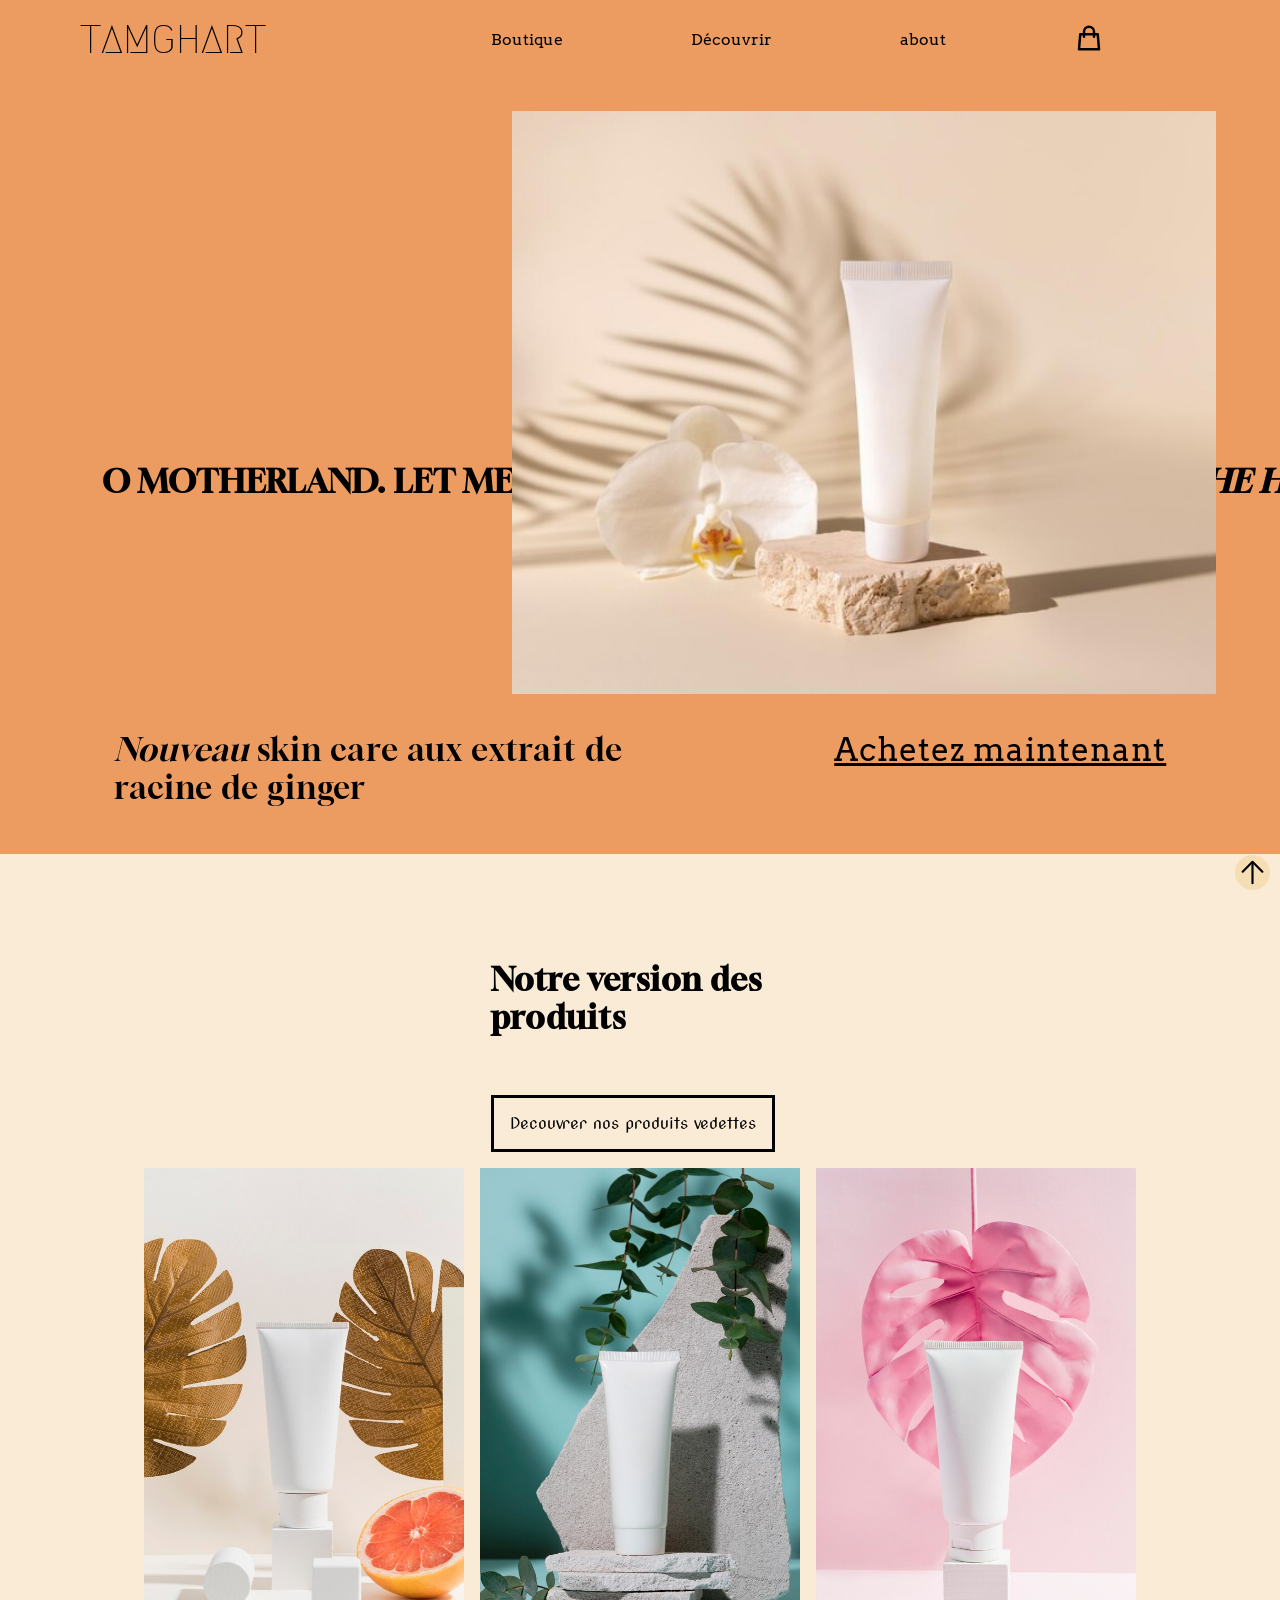
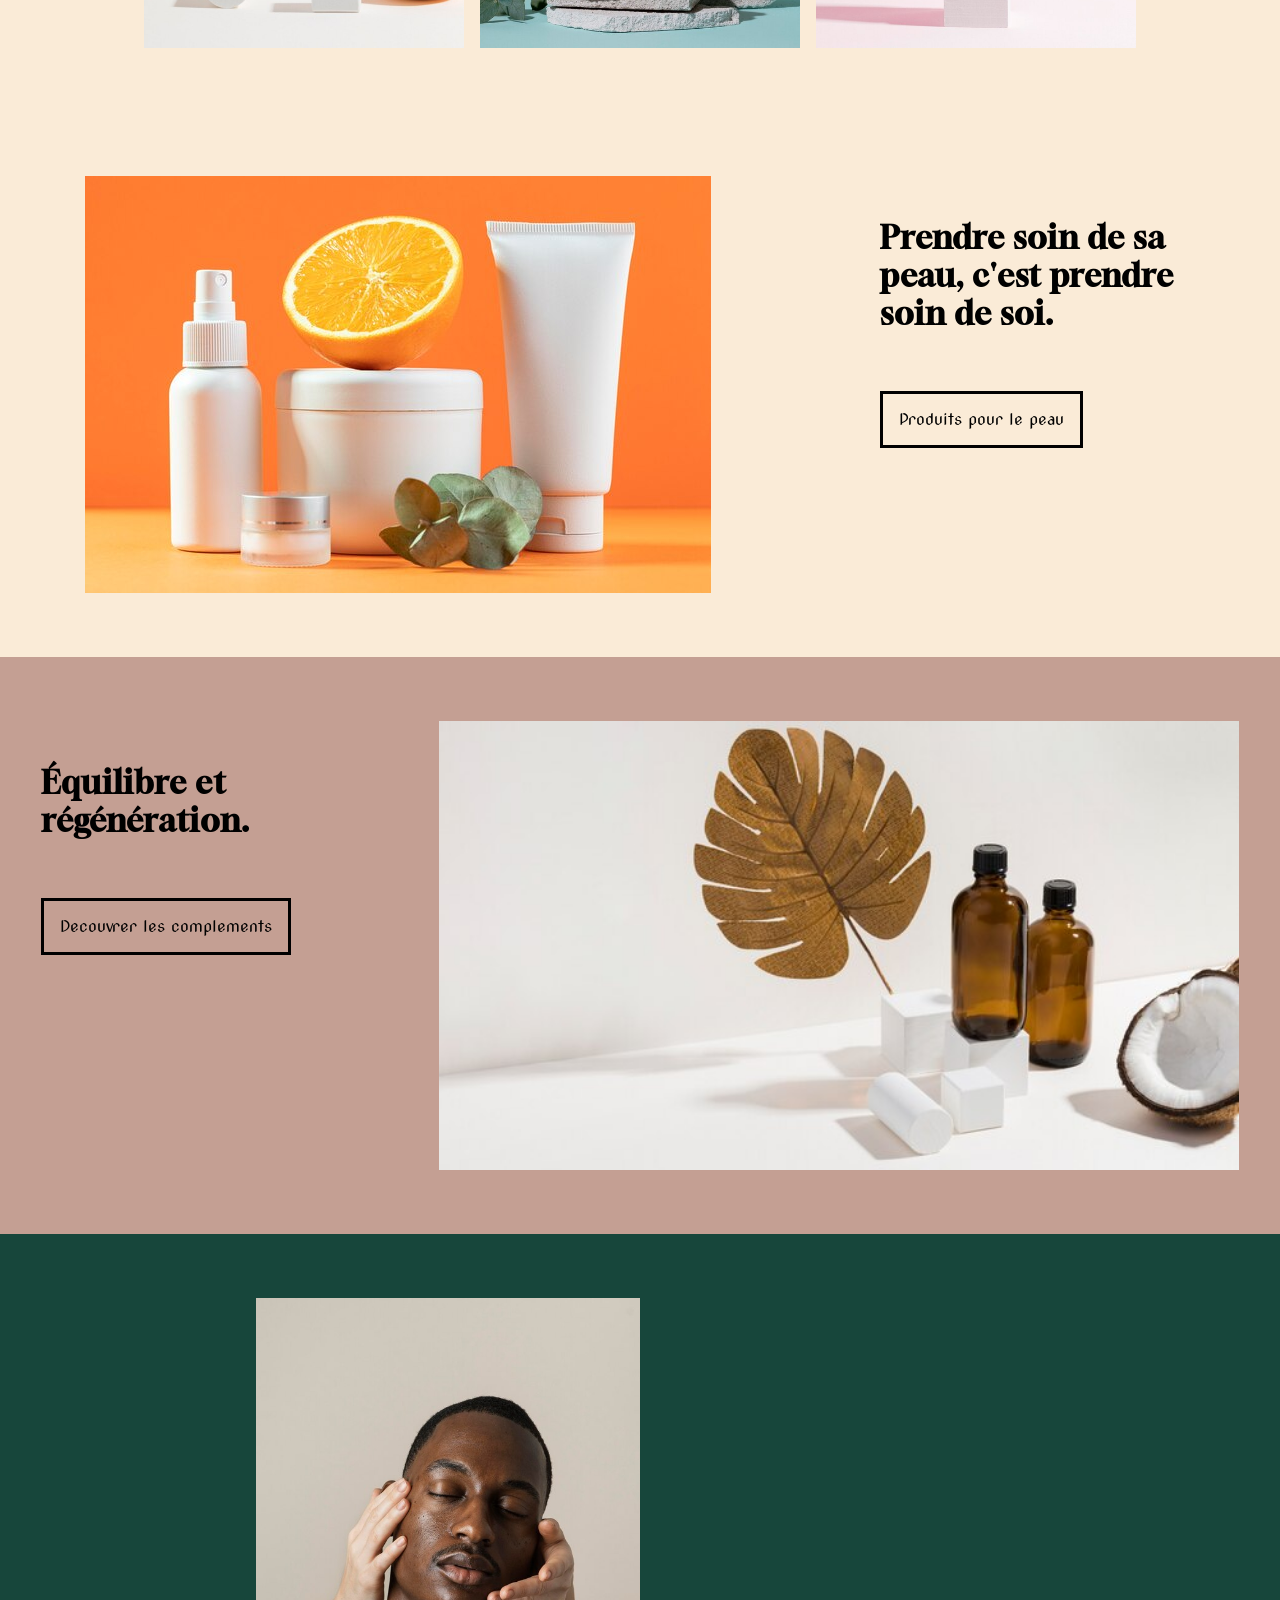
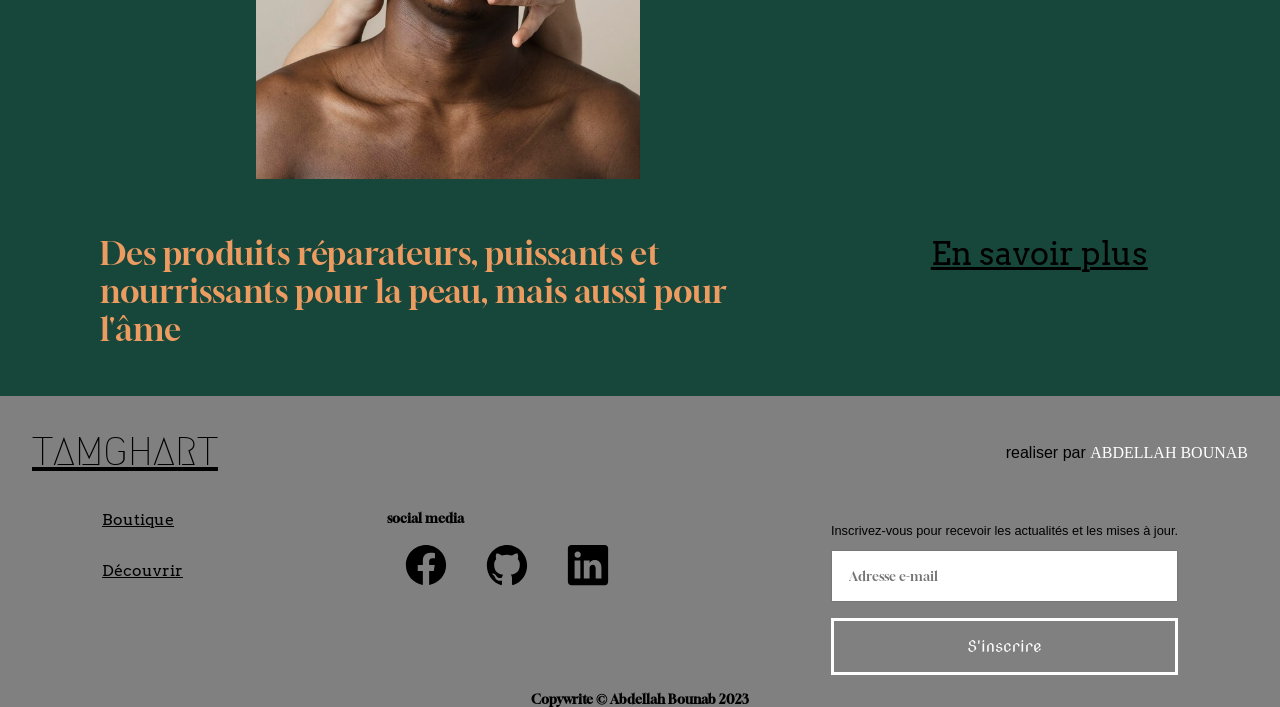
<file: srcs/requirements/bonus/static_website/tamghart/index.html>
<!DOCTYPE html>
<html lang="en">
<head>
    <meta charset="UTF-8">
    <meta http-equiv="X-UA-Compatible" content="IE=edge">
    <meta name="viewport" content="width=device-width, initial-scale=1.0">
    <link rel="stylesheet" href="store.css">
    <title>store PROJECTS</title>
</head>
<body style="margin: 0;">
    <header class="flex">
        <a href="index.html"><div id="logo">Tamghart</div></a>
        <div class="menu">
            <a href="Boutique.html">Boutique</a>
            <a href="decouvrir.html">Découvrir</a>
            <a href="#footer">about</a>
            <a href="#"><svg width="30" height="30" fill="none" stroke="currentColor" stroke-linecap="round" stroke-linejoin="round" stroke-width="2" viewBox="0 0 24 24" xmlns="http://www.w3.org/2000/svg">
                <path d="M5 9h14l1 12H4L5 9Z"></path>
                <path d="M16 11V7a4 4 0 1 0-8 0v4"></path>
              </svg></a>
        </div>
    </header>
    <main>
        <section class="main-one">
            
            <div class="motion">
                <img src="20230519191410_[fpdl.in]_white-plastic-cream-tube-stone-near-orchid-flower-light-beige-hard-shadows-mockup_202769-8606_normal.jpg" alt="">
                <h4> O Motherland. let me tell you,  Your land is a remedy for <em> the heart </em> ♥</h4>
            </div>
            <div class="flex">
                <p><em> Nouveau </em> skin care aux extrait de racine de ginger</p>
                <a href="item.html">Achetez maintenant</a>
            </div>
        </section>


        <article class="version">
            <div class="upper">
                <div style="margin-left: 1rem;">
                    <h4>Notre version des produits</h4>
                    <a href="Boutique.html"><button>Decouvrer nos produits vedettes</button></a>
                </div>
                <div class="catalogue">
                    <img src="C1.jpg" alt="">
                    <img src="20230520050432_[fpdl.in]_beautiful-eucalyptus-with-beauty-products_23-2149440668_normal.jpg" alt="">
                    <img src="20230519215008_[fpdl.in]_close-up-body-butter-recipient_23-2148542975_normal.jpg" alt="">
                </div>
            </div>
            <div class="lower">
                <img src="20230519210901_[fpdl.in]_cosmetic-containers-with-half-orange_23-2148549159_normal.jpg" alt="">
                <div>
                    <h4>Prendre soin de sa peau, c'est prendre soin de soi.</h4>
                    <a href="item.html"><button>Produits pour le peau</button></a>
                </div>
            </div>

        </article>
        <article class="middle">
            <div class="upper">
                <div>
                    <h4>Équilibre et régénération.</h4>
                    <a href="decouvrir.html"><button>Decouvrer les complements</button></a>
                </div>
                <img src="20230519214612_[fpdl.in]_close-up-body-butter-recipient_23-2148543032_normal.jpg" alt="">
            </div>
        </article>

        <article class="formule">
            <img src="20230519223207_[fpdl.in]_portrait-handsome-man-posing-with-hands-his-face_23-2148852562_normal.jpg" alt="">
            <div class="flex">
                <p >Des produits réparateurs, puissants et nourrissants pour la peau, mais aussi pour l'âme</p>
                <a href="decouvrir.html">En savoir plus</a>
            </div>
        </article>
    </main>
    <div class="goback">
        <a href="#"><svg width="35" height="35" fill="none" stroke="currentColor" stroke-linecap="round" stroke-linejoin="round" stroke-width="1.5" viewBox="0 0 24 24" xmlns="http://www.w3.org/2000/svg">
            <path d="M5.25 11.438 12 4.688l6.75 6.75"></path>
            <path d="M12 5.625v13.688"></path>
          </svg></a>
    </div>
    <footer id="footer">
        <div class="up">
            <a href="index.html" ><div class="logo">Tamghart</div></a>
            <p>realiser par <span>ABDELLAH BOUNAB</span>
            </p>
        </div>
        <div class="down">
            <div class="upmenu">
            <div class="downmenu">
                    <a href="Boutique.html">Boutique</a>
                    <a href="decouvrir.html">Découvrir</a>
            </div>
                <div class="socialmedia">
                <h5 style="margin-bottom: 1rem;">
                    social media
                </h5>
                    <a href="https://www.facebook.com/kingpharaon.AB1" target="_blank"><svg width="46" height="46" fill="currentColor" viewBox="0 0 24 24" xmlns="http://www.w3.org/2000/svg">
                        <path fill-rule="evenodd" d="M22.5 12.063c0-5.799-4.702-10.5-10.5-10.5s-10.5 4.7-10.5 10.5c0 5.24 3.84 9.584 8.86 10.373v-7.337H7.692v-3.037h2.666V9.75c0-2.63 1.568-4.085 3.966-4.085 1.15 0 2.351.205 2.351.205v2.584h-1.324c-1.304 0-1.712.81-1.712 1.64v1.97h2.912l-.465 3.036H13.64v7.337c5.02-.788 8.859-5.131 8.859-10.373Z" clip-rule="evenodd"></path>
                      </svg></a>
                     <a href="https://github.com/Abdellahbounab" target="_blank"> <svg width="46" height="46" fill="currentColor" viewBox="0 0 24 24" xmlns="http://www.w3.org/2000/svg">
                        <path d="M12 1.5C6.202 1.5 1.5 6.323 1.5 12.267c0 4.758 3.01 8.79 7.181 10.214a.82.82 0 0 0 .178.019c.39 0 .54-.286.54-.534 0-.258-.01-.933-.015-1.833a4.802 4.802 0 0 1-1.059.126c-2.02 0-2.48-1.57-2.48-1.57-.478-1.242-1.167-1.575-1.167-1.575-.914-.642-.005-.66.066-.66h.004c1.055.093 1.608 1.115 1.608 1.115.525.919 1.228 1.176 1.857 1.176a2.953 2.953 0 0 0 1.2-.28c.093-.695.365-1.168.665-1.44-2.33-.272-4.781-1.195-4.781-5.32 0-1.177.408-2.138 1.078-2.888-.108-.272-.469-1.369.103-2.85a.874.874 0 0 1 .235-.023c.38 0 1.237.145 2.653 1.13a9.76 9.76 0 0 1 5.259 0c1.416-.985 2.273-1.13 2.653-1.13a.873.873 0 0 1 .235.023c.571 1.481.21 2.578.103 2.85.67.755 1.078 1.716 1.078 2.888 0 4.134-2.456 5.043-4.796 5.31.375.333.713.99.713 1.993 0 1.439-.014 2.601-.014 2.953 0 .253.145.539.534.539a.9.9 0 0 0 .188-.019c4.176-1.425 7.181-5.46 7.181-10.214C22.5 6.323 17.798 1.5 12 1.5Z"></path>
                      </svg></a>
                      <a href="https://www.linkedin.com/in/abdellah-bounab-6a0006163/" target="_blank"><svg width="46" height="46" fill="currentColor" viewBox="0 0 24 24" xmlns="http://www.w3.org/2000/svg">
                        <path d="M20.82 1.5H3.294c-.957 0-1.794.69-1.794 1.635v17.566c0 .951.837 1.799 1.794 1.799h17.521c.963 0 1.685-.854 1.685-1.8V3.136c.006-.946-.722-1.635-1.68-1.635ZM8.01 19.005H5V9.65h3.01v9.354ZM6.61 8.228h-.022c-.963 0-1.586-.716-1.586-1.613C5.002 5.7 5.642 5 6.626 5c.984 0 1.587.695 1.608 1.614 0 .897-.624 1.613-1.625 1.613Zm12.395 10.777h-3.009V13.89c0-1.225-.438-2.063-1.526-2.063-.832 0-1.324.563-1.543 1.111-.082.197-.104.465-.104.739v5.328H9.815V9.65h3.008v1.301c.438-.623 1.122-1.52 2.713-1.52 1.975 0 3.469 1.301 3.469 4.108v5.465Z"></path>
                      </svg></a>
                </div>
                <div class="subscribe">
                    <p style="font-family: sans-serif;font-size: 0.8rem;">Inscrivez-vous pour recevoir les actualités et les mises à jour.</p>
                    <input type="email" name="email" id="email" placeholder="Adresse e-mail">
                    <button type="submit" value="email" style="color: white; border-color: white;">S'inscrire</button>
                </div>
            </div>
        </div>
        <h5 style="text-align: center;">Copywrite © Abdellah Bounab 2023</h5>
    </footer>
</body>
</html>
</file>
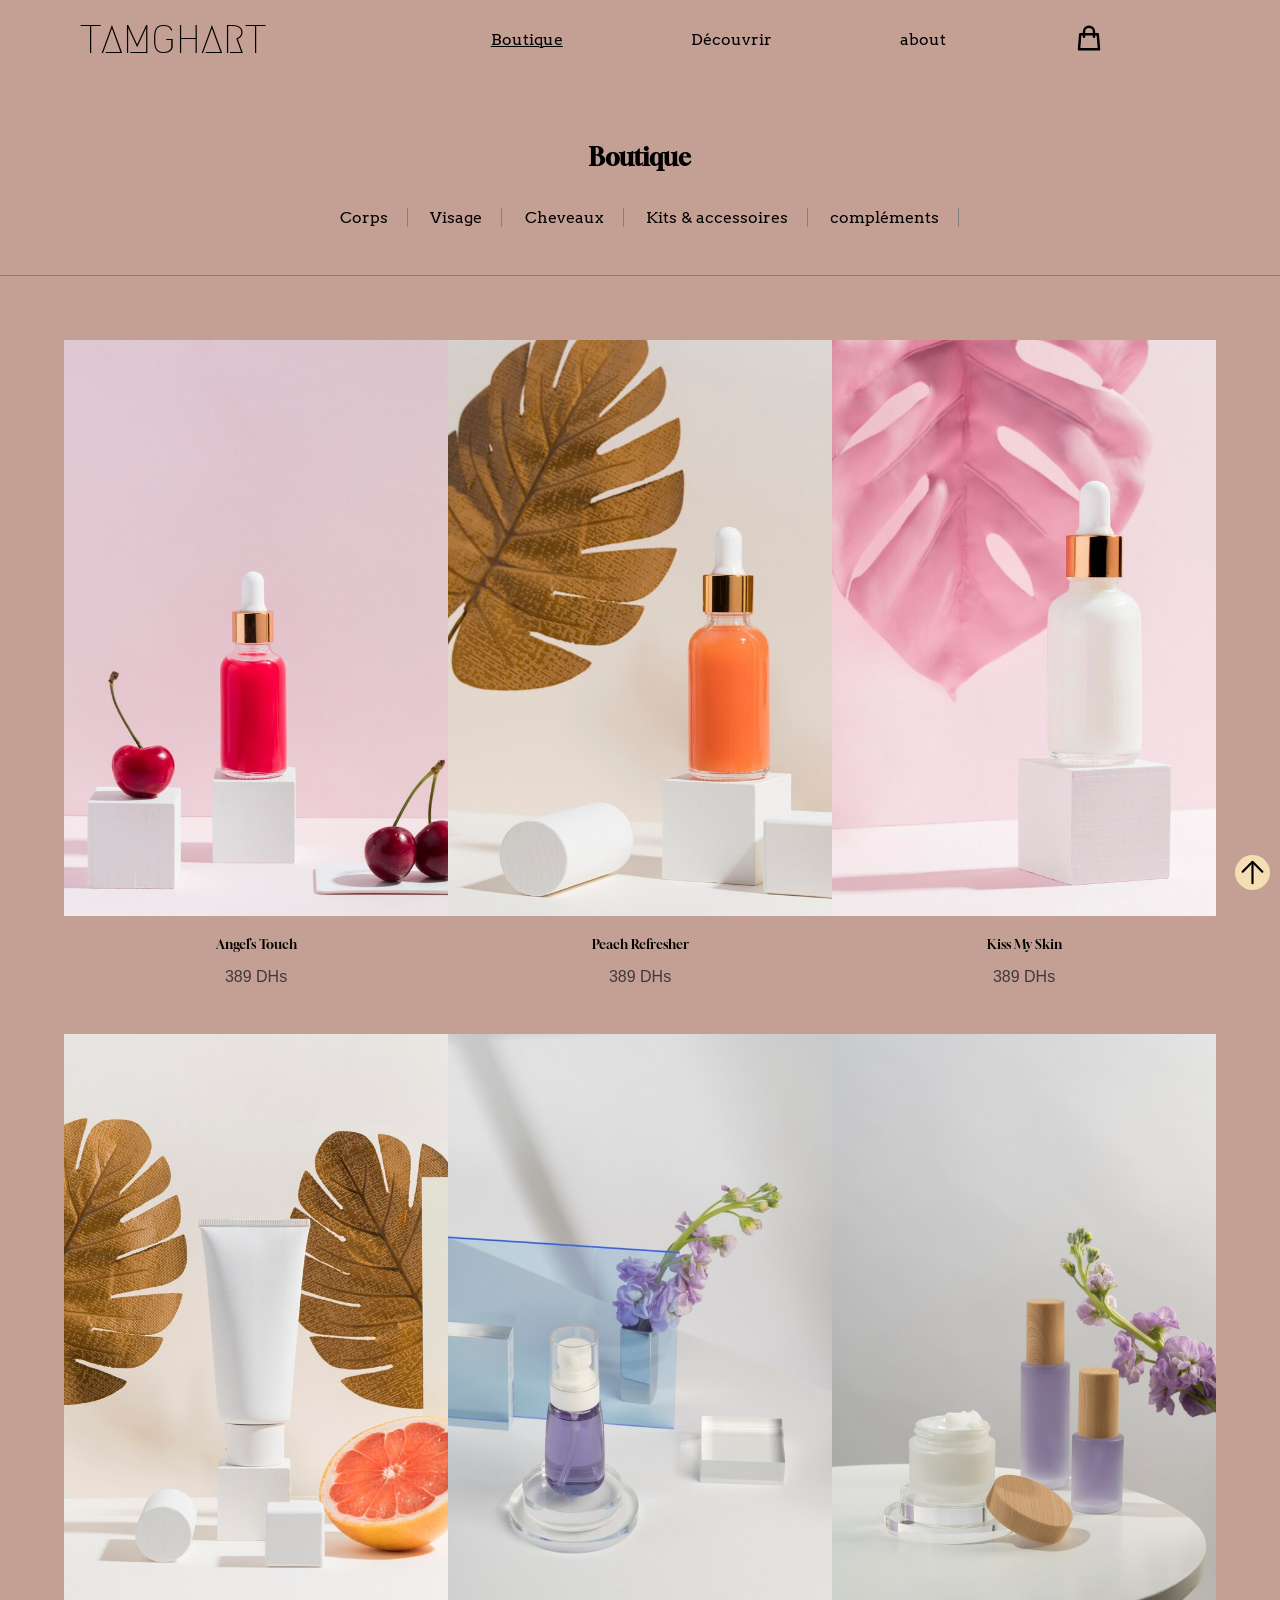
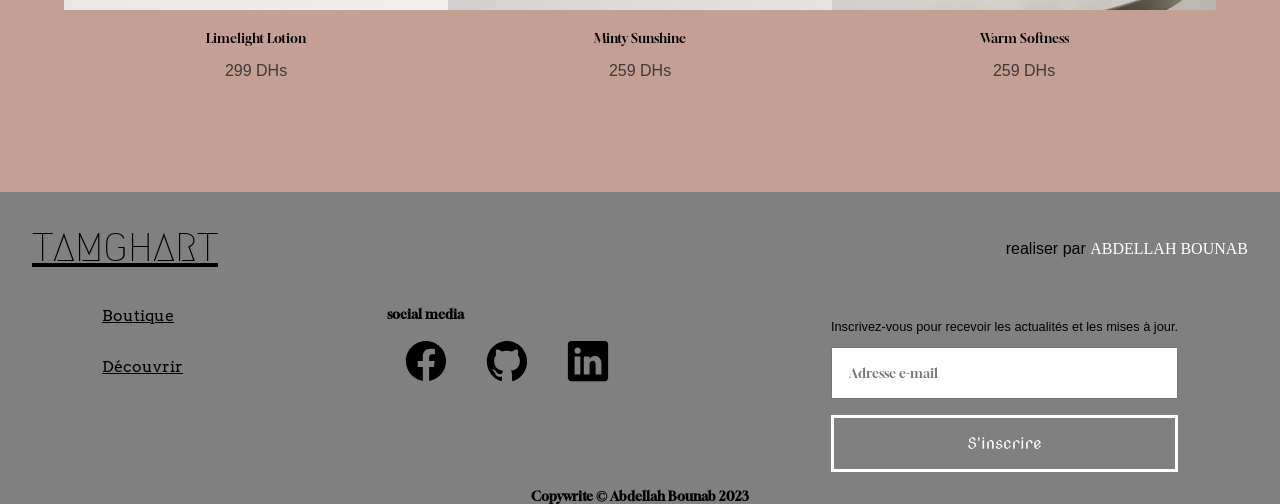
<file: srcs/requirements/bonus/static_website/tamghart/Boutique.html>
<!DOCTYPE html>
<html lang="en">
<head>
    <meta charset="UTF-8">
    <meta http-equiv="X-UA-Compatible" content="IE=edge">
    <meta name="viewport" content="width=device-width, initial-scale=1.0">
    <!--css for the header and  background-->
    <link rel="stylesheet" href="store.css">
    <!--css for the store boutique side-->
    <link rel="stylesheet" href="Boutique.css">
    <title>Boutique</title>
</head>
<body style="margin: 0; background: #C49F93;">
    <header class="flex" style="background: #C49F93;">
        <a href="index.html"><div id="logo">Tamghart</div></a>
        <div class="menu">
            <a href="Boutique.html" style="text-decoration: underline solid;">Boutique</a>
            <a href="decouvrir.html">Découvrir</a>
            <a href="#footer">about</a>
            <a href="#"><svg width="30" height="30" fill="none" stroke="currentColor" stroke-linecap="round" stroke-linejoin="round" stroke-width="2" viewBox="0 0 24 24" xmlns="http://www.w3.org/2000/svg">
                <path d="M5 9h14l1 12H4L5 9Z"></path>
                <path d="M16 11V7a4 4 0 1 0-8 0v4"></path>
              </svg></a>
        </div>
    </header>
    <main>
        <div class="catalogue">
            <h2>Boutique</h2>
            <div class="type">
                <a href="#Corps">Corps</a>
                <a href="#visage">Visage</a>
                <a href="#Cheveaux">Cheveaux</a>
                <a href="#">Kits & accessoires</a>
                <a href="#complements">compléments</a>
            </div>
        </div>
        <article class="items">
            <div class="product" id="visage"><a href="item.html"><img src="20230519215059_[fpdl.in]_close-up-body-butter_23-2148542961_normal.jpg" alt=""><img src="cerise2.jpg" alt="" class="imghover"></a><h5>Angel’s Touch</h5><p>389 DHs</p></div>
            <div class="product" ><a href="item.html"><img src="B1.jpg" alt=""><img src="B2.jpg" alt="" class="imghover"></a><h5>Peach Refresher</h5><p>389 DHs</p></div>
            <div class="product" ><a href="item.html"><img src="A1.jpg" alt=""><img src="A2.jpg" alt="" class="imghover"></a><h5>Kiss My Skin</h5><p>389 DHs</p></div>
            <div class="product" id="Corps"><a href="item.html"><img src="C1.jpg" alt=""><img src="C2.jpg" alt="" class="imghover"></a><h5>Limelight Lotion</h5><p>299 DHs</p></div>
            <div class="product" id="Cheveaux"><a href="item.html"><img src="D1.jpg" alt=""><img src="D2.jpg" alt="" class="imghover"></a><h5>Minty Sunshine</h5><p>259 DHs</p></div>
            <div class="product" id="complements"><a href="item.html"><img src="G1.jpg" alt=""><img src="G2.jpg" alt="" class="imghover"></a><h5>Warm Softness</h5><p>259 DHs</p></div>
        </article>
    </main>
    <div class="goback">
        <a href="#"><svg width="35" height="35" fill="none" stroke="currentColor" stroke-linecap="round" stroke-linejoin="round" stroke-width="1.5" viewBox="0 0 24 24" xmlns="http://www.w3.org/2000/svg">
            <path d="M5.25 11.438 12 4.688l6.75 6.75"></path>
            <path d="M12 5.625v13.688"></path>
          </svg></a>
    </div>
    <footer id="footer">
        <div class="up">
            <a href="index.html" ><div class="logo">Tamghart</div></a>
            <p>realiser par <span>ABDELLAH BOUNAB</span>
            </p>
        </div>
        <div class="down">
            <div class="upmenu">
            <div class="downmenu">
                    <a href="Boutique.html">Boutique</a>
                    <a href="decouvrir.html">Découvrir</a>
            </div>
                <div class="socialmedia">
                <h5 style="margin-bottom: 1rem;">
                    social media
                </h5>
                    <a href="https://www.facebook.com/kingpharaon.AB1" target="_blank"><svg width="46" height="46" fill="currentColor" viewBox="0 0 24 24" xmlns="http://www.w3.org/2000/svg">
                        <path fill-rule="evenodd" d="M22.5 12.063c0-5.799-4.702-10.5-10.5-10.5s-10.5 4.7-10.5 10.5c0 5.24 3.84 9.584 8.86 10.373v-7.337H7.692v-3.037h2.666V9.75c0-2.63 1.568-4.085 3.966-4.085 1.15 0 2.351.205 2.351.205v2.584h-1.324c-1.304 0-1.712.81-1.712 1.64v1.97h2.912l-.465 3.036H13.64v7.337c5.02-.788 8.859-5.131 8.859-10.373Z" clip-rule="evenodd"></path>
                      </svg></a>
                     <a href="https://github.com/Abdellahbounab" target="_blank"> <svg width="46" height="46" fill="currentColor" viewBox="0 0 24 24" xmlns="http://www.w3.org/2000/svg">
                        <path d="M12 1.5C6.202 1.5 1.5 6.323 1.5 12.267c0 4.758 3.01 8.79 7.181 10.214a.82.82 0 0 0 .178.019c.39 0 .54-.286.54-.534 0-.258-.01-.933-.015-1.833a4.802 4.802 0 0 1-1.059.126c-2.02 0-2.48-1.57-2.48-1.57-.478-1.242-1.167-1.575-1.167-1.575-.914-.642-.005-.66.066-.66h.004c1.055.093 1.608 1.115 1.608 1.115.525.919 1.228 1.176 1.857 1.176a2.953 2.953 0 0 0 1.2-.28c.093-.695.365-1.168.665-1.44-2.33-.272-4.781-1.195-4.781-5.32 0-1.177.408-2.138 1.078-2.888-.108-.272-.469-1.369.103-2.85a.874.874 0 0 1 .235-.023c.38 0 1.237.145 2.653 1.13a9.76 9.76 0 0 1 5.259 0c1.416-.985 2.273-1.13 2.653-1.13a.873.873 0 0 1 .235.023c.571 1.481.21 2.578.103 2.85.67.755 1.078 1.716 1.078 2.888 0 4.134-2.456 5.043-4.796 5.31.375.333.713.99.713 1.993 0 1.439-.014 2.601-.014 2.953 0 .253.145.539.534.539a.9.9 0 0 0 .188-.019c4.176-1.425 7.181-5.46 7.181-10.214C22.5 6.323 17.798 1.5 12 1.5Z"></path>
                      </svg></a>
                      <a href="https://www.linkedin.com/in/abdellah-bounab-6a0006163/" target="_blank"><svg width="46" height="46" fill="currentColor" viewBox="0 0 24 24" xmlns="http://www.w3.org/2000/svg">
                        <path d="M20.82 1.5H3.294c-.957 0-1.794.69-1.794 1.635v17.566c0 .951.837 1.799 1.794 1.799h17.521c.963 0 1.685-.854 1.685-1.8V3.136c.006-.946-.722-1.635-1.68-1.635ZM8.01 19.005H5V9.65h3.01v9.354ZM6.61 8.228h-.022c-.963 0-1.586-.716-1.586-1.613C5.002 5.7 5.642 5 6.626 5c.984 0 1.587.695 1.608 1.614 0 .897-.624 1.613-1.625 1.613Zm12.395 10.777h-3.009V13.89c0-1.225-.438-2.063-1.526-2.063-.832 0-1.324.563-1.543 1.111-.082.197-.104.465-.104.739v5.328H9.815V9.65h3.008v1.301c.438-.623 1.122-1.52 2.713-1.52 1.975 0 3.469 1.301 3.469 4.108v5.465Z"></path>
                      </svg></a>
                </div>
                <div class="subscribe">
                    <p style="font-family: sans-serif;font-size: 0.8rem;">Inscrivez-vous pour recevoir les actualités et les mises à jour.</p>
                    <input type="email" name="email" id="email" placeholder="Adresse e-mail">
                    <button type="submit" value="email" style="color: white; border-color: white;">S'inscrire</button>
                </div>
            </div>
        </div>
        <h5 style="text-align: center;">Copywrite © Abdellah Bounab 2023</h5>
    </footer>
</body>
</html>
</file>
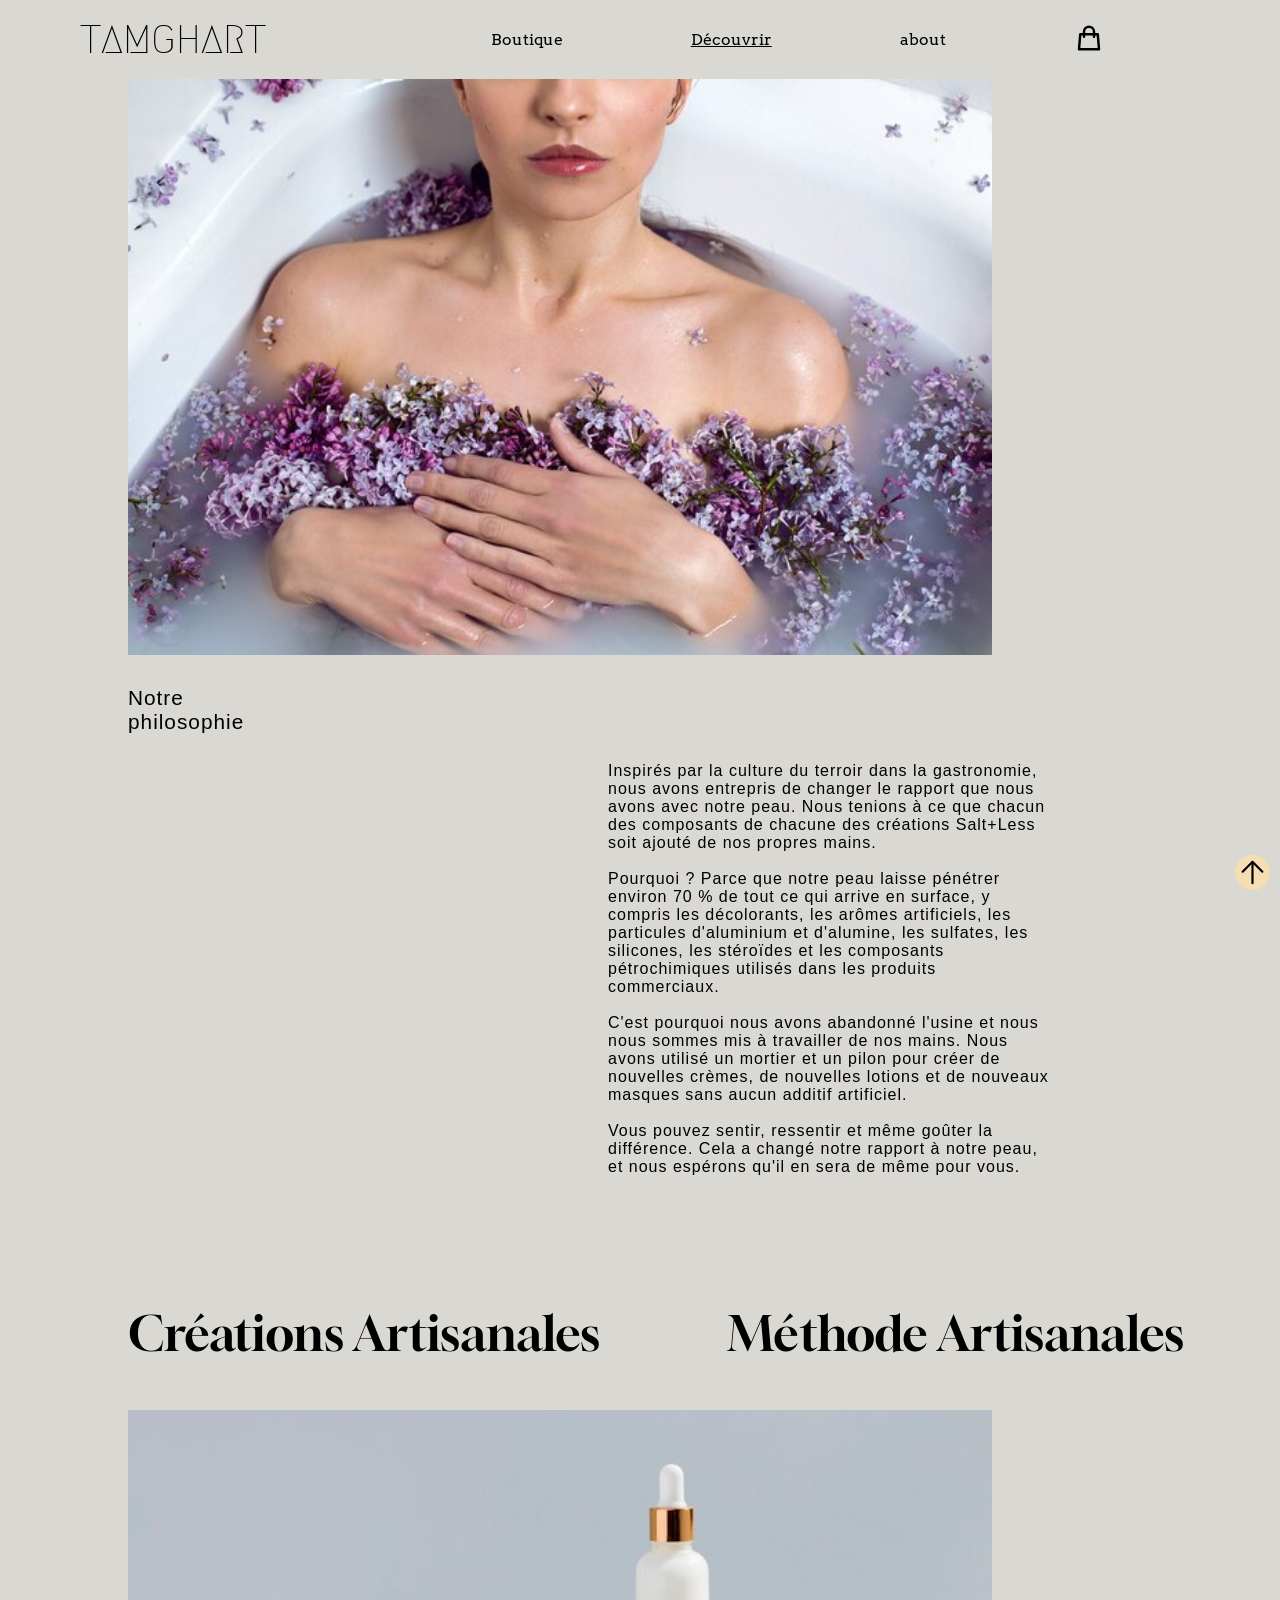
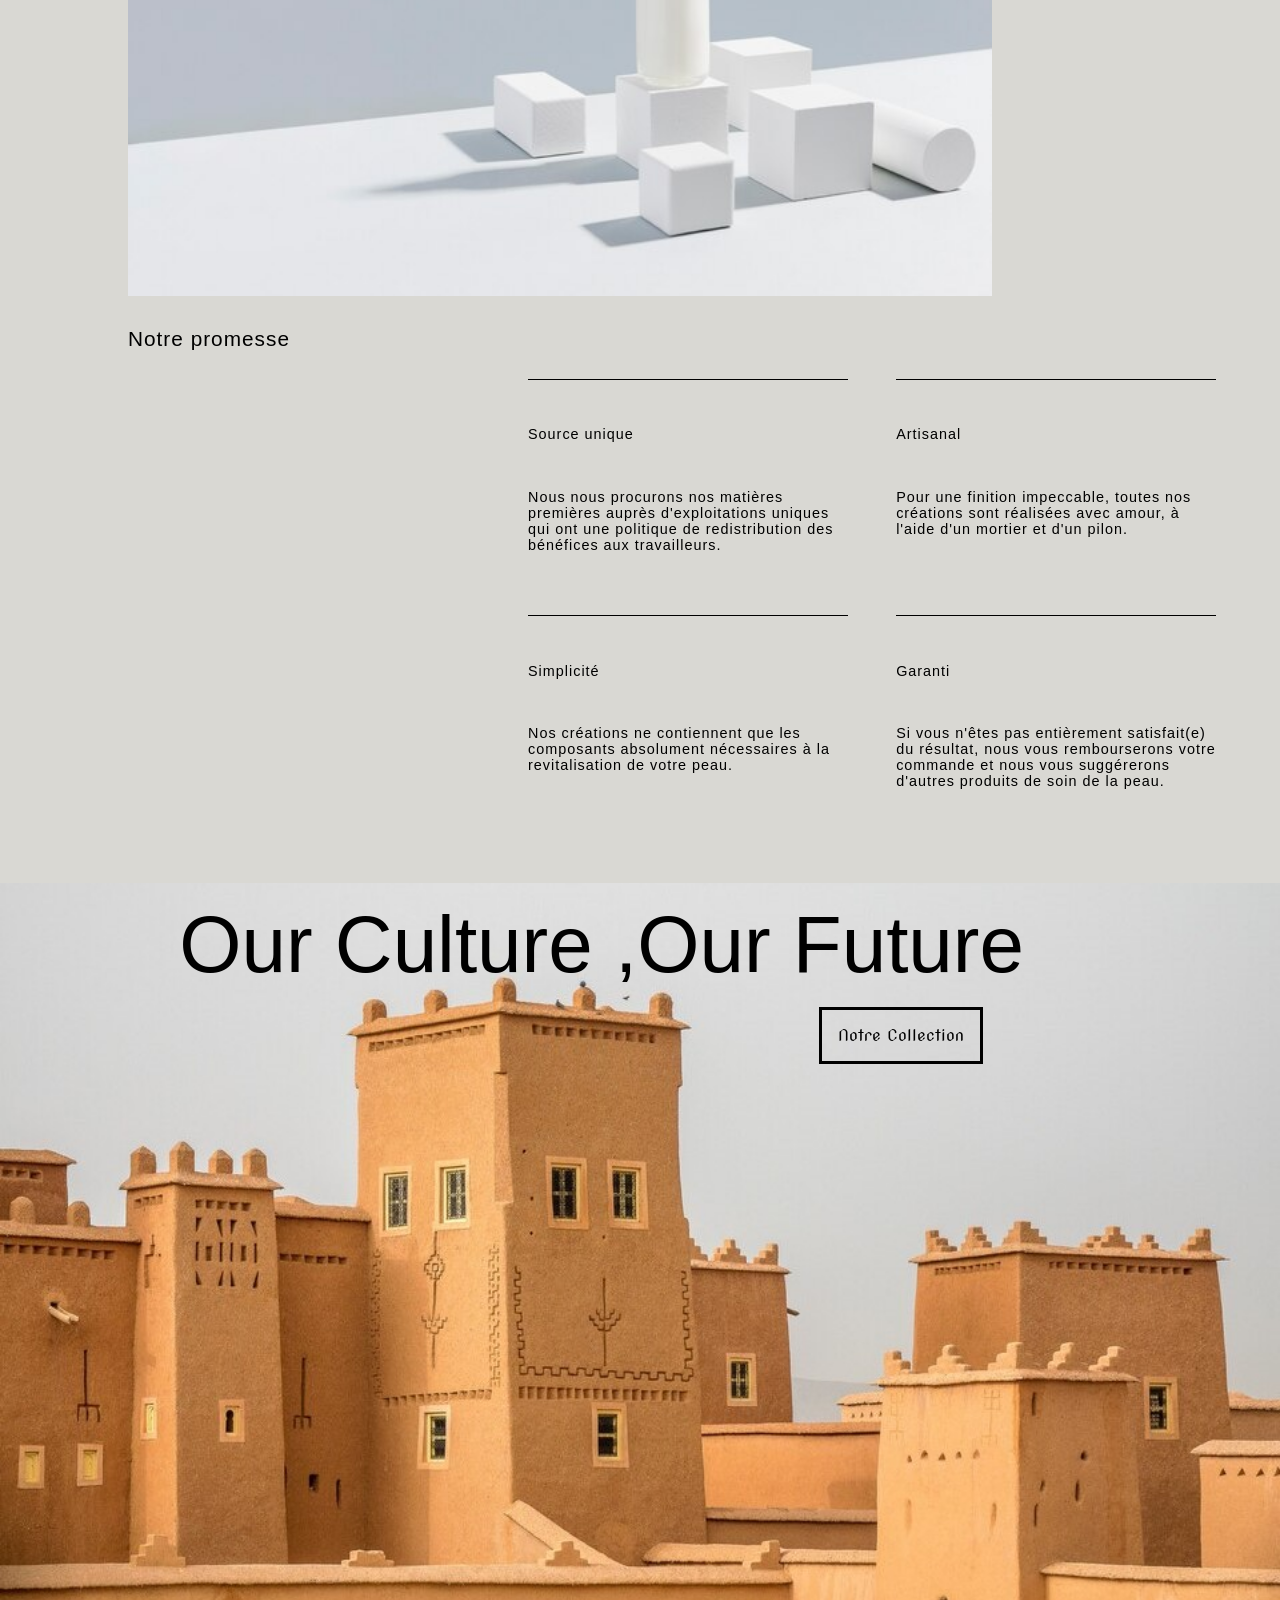
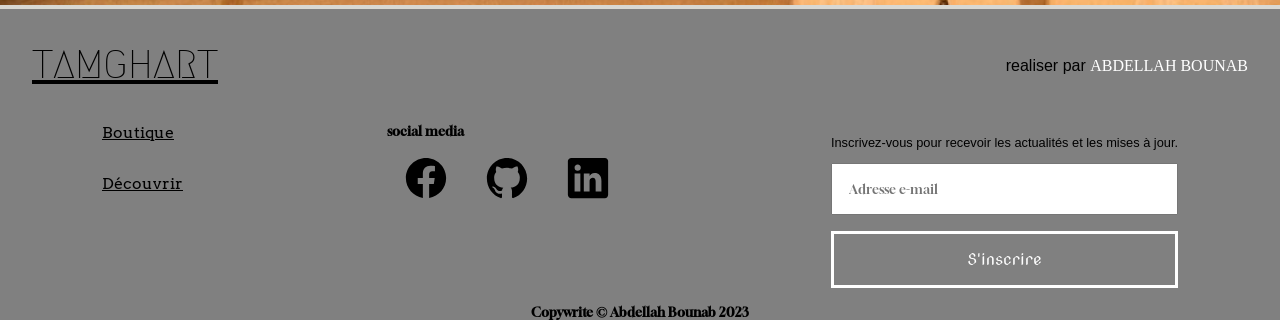
<file: srcs/requirements/bonus/static_website/tamghart/decouvrir.html>
<!DOCTYPE html>
<html lang="en">
<head>
    <meta charset="UTF-8">
    <meta http-equiv="X-UA-Compatible" content="IE=edge">
    <!--css for the header and  background-->
    <link rel="stylesheet" href="store.css">
    <!--css for the store boutique side-->
    <link rel="stylesheet" href="decouvrir.css">
    <meta name="viewport" content="width=device-width, initial-scale=1.0">
    <title>Decouvrir</title>
</head>
<body style="margin: 0; background: #D9D8D3;">
    <header class="flex" style="background: #D9D8D3;">
        <a href="index.html"><div id="logo">Tamghart</div></a>
        <div class="menu">
            <a href="Boutique.html">Boutique</a>
            <a href="decouvrir.html" id="decouvrir">Découvrir</a>
            <a href="#footer">about</a>
            <a href=""><svg width="30" height="30" fill="none" stroke="currentColor" stroke-linecap="round" stroke-linejoin="round" stroke-width="2" viewBox="0 0 24 24" xmlns="http://www.w3.org/2000/svg">
                <path d="M5 9h14l1 12H4L5 9Z"></path>
                <path d="M16 11V7a4 4 0 1 0-8 0v4"></path>
              </svg></a>
        </div>
    </header>
    <main>
        <div class="categorie">
            <img src="20230520054005_[fpdl.in]_woman-swimsuit-taking-bath-with-milk-lilac-flowers_328654-43_normal.jpg" alt="">
            <h4 style="font-family: sans-serif;font-size: 1.3rem; font-weight: normal;">Notre philosophie</h4>
            <article class="textone">Inspirés par la culture du terroir dans la gastronomie, 
                    nous avons entrepris de changer le rapport que nous avons avec notre peau. 
                    Nous tenions à ce que chacun des composants de chacune des créations 
                    Salt+Less soit ajouté de nos propres mains. <br><br>
                    Pourquoi ? Parce que notre peau laisse pénétrer environ 70 % de tout ce qui arrive en surface, 
                    y compris les décolorants, les arômes artificiels, les particules d'aluminium et d'alumine, les sulfates, les silicones,
                     les stéroïdes et les composants pétrochimiques utilisés dans les produits commerciaux.
                     <br><br>
                     C'est pourquoi nous avons abandonné l'usine et nous nous sommes mis à travailler de nos mains.
                      Nous avons utilisé un mortier et un pilon pour créer de nouvelles crèmes,
                       de nouvelles lotions et de nouveaux masques sans aucun additif artificiel. 
                     <br><br>
                     Vous pouvez sentir, ressentir et même goûter la différence. 
                    Cela a changé notre rapport à notre peau, et nous espérons qu'il en sera de même pour vous.
                    <br>
                </article>
            <div class="motion">
                <p>Créations Artisanales</p>
                <p>Méthode Artisanales</p>
                <p>En ptit quantités</p>
            </div>
            <img src="20230520061614_[fpdl.in]_close-up-body-butter-recipient_23-2148542993_normal.jpg" alt="">
            <h4 style="font-family: sans-serif;font-size: 1.3rem; font-weight: normal;">Notre promesse</h4>
            <div class="promises">
                <div class="promis"><p>Source unique</p><p>Nous nous procurons nos matières premières auprès d'exploitations uniques qui ont une politique de redistribution des bénéfices aux travailleurs.</p></div>
                <div class="promis"><p>Artisanal</p><p>Pour une finition impeccable, toutes nos créations sont réalisées avec amour, à l'aide d'un mortier et d'un pilon.</p></div>
                <div class="promis"><p>Simplicité</p><p>Nos créations ne contiennent que les composants absolument nécessaires à la revitalisation de votre peau.</p></div>
                <div class="promis"><p>Garanti</p><p>Si vous n'êtes pas entièrement satisfait(e) du résultat, nous vous rembourserons votre commande et nous vous suggérerons d'autres produits de soin de la peau.</p></div>
            </div>
        </div>
        <div class="buttom">
            <img src="batiments.jpg" alt="">
            <div class="abs">
                <h5>Our Culture ,Our Future</h5>
                <a href="Boutique.html"><button>Notre Collection</button></a>
            </div>
        </div>
    </main>
    <div class="goback">
        <a href="#"><svg width="35" height="35" fill="none" stroke="currentColor" stroke-linecap="round" stroke-linejoin="round" stroke-width="1.5" viewBox="0 0 24 24" xmlns="http://www.w3.org/2000/svg">
            <path d="M5.25 11.438 12 4.688l6.75 6.75"></path>
            <path d="M12 5.625v13.688"></path>
          </svg></a>
    </div>
    <footer id="footer">
        <div class="up">
            <a href="index.html" ><div class="logo">Tamghart</div></a>
            <p>realiser par <span>ABDELLAH BOUNAB</span>
            </p>
        </div>
        <div class="down">
            <div class="upmenu">
            <div class="downmenu">
                    <a href="Boutique.html">Boutique</a>
                    <a href="decouvrir.html">Découvrir</a>
            </div>
                <div class="socialmedia">
                <h5 style="margin-bottom: 1rem;">
                    social media
                </h5>
                    <a href="https://www.facebook.com/kingpharaon.AB1" target="_blank"><svg width="46" height="46" fill="currentColor" viewBox="0 0 24 24" xmlns="http://www.w3.org/2000/svg">
                        <path fill-rule="evenodd" d="M22.5 12.063c0-5.799-4.702-10.5-10.5-10.5s-10.5 4.7-10.5 10.5c0 5.24 3.84 9.584 8.86 10.373v-7.337H7.692v-3.037h2.666V9.75c0-2.63 1.568-4.085 3.966-4.085 1.15 0 2.351.205 2.351.205v2.584h-1.324c-1.304 0-1.712.81-1.712 1.64v1.97h2.912l-.465 3.036H13.64v7.337c5.02-.788 8.859-5.131 8.859-10.373Z" clip-rule="evenodd"></path>
                      </svg></a>
                     <a href="https://github.com/Abdellahbounab" target="_blank"> <svg width="46" height="46" fill="currentColor" viewBox="0 0 24 24" xmlns="http://www.w3.org/2000/svg">
                        <path d="M12 1.5C6.202 1.5 1.5 6.323 1.5 12.267c0 4.758 3.01 8.79 7.181 10.214a.82.82 0 0 0 .178.019c.39 0 .54-.286.54-.534 0-.258-.01-.933-.015-1.833a4.802 4.802 0 0 1-1.059.126c-2.02 0-2.48-1.57-2.48-1.57-.478-1.242-1.167-1.575-1.167-1.575-.914-.642-.005-.66.066-.66h.004c1.055.093 1.608 1.115 1.608 1.115.525.919 1.228 1.176 1.857 1.176a2.953 2.953 0 0 0 1.2-.28c.093-.695.365-1.168.665-1.44-2.33-.272-4.781-1.195-4.781-5.32 0-1.177.408-2.138 1.078-2.888-.108-.272-.469-1.369.103-2.85a.874.874 0 0 1 .235-.023c.38 0 1.237.145 2.653 1.13a9.76 9.76 0 0 1 5.259 0c1.416-.985 2.273-1.13 2.653-1.13a.873.873 0 0 1 .235.023c.571 1.481.21 2.578.103 2.85.67.755 1.078 1.716 1.078 2.888 0 4.134-2.456 5.043-4.796 5.31.375.333.713.99.713 1.993 0 1.439-.014 2.601-.014 2.953 0 .253.145.539.534.539a.9.9 0 0 0 .188-.019c4.176-1.425 7.181-5.46 7.181-10.214C22.5 6.323 17.798 1.5 12 1.5Z"></path>
                      </svg></a>
                      <a href="https://www.linkedin.com/in/abdellah-bounab-6a0006163/" target="_blank"><svg width="46" height="46" fill="currentColor" viewBox="0 0 24 24" xmlns="http://www.w3.org/2000/svg">
                        <path d="M20.82 1.5H3.294c-.957 0-1.794.69-1.794 1.635v17.566c0 .951.837 1.799 1.794 1.799h17.521c.963 0 1.685-.854 1.685-1.8V3.136c.006-.946-.722-1.635-1.68-1.635ZM8.01 19.005H5V9.65h3.01v9.354ZM6.61 8.228h-.022c-.963 0-1.586-.716-1.586-1.613C5.002 5.7 5.642 5 6.626 5c.984 0 1.587.695 1.608 1.614 0 .897-.624 1.613-1.625 1.613Zm12.395 10.777h-3.009V13.89c0-1.225-.438-2.063-1.526-2.063-.832 0-1.324.563-1.543 1.111-.082.197-.104.465-.104.739v5.328H9.815V9.65h3.008v1.301c.438-.623 1.122-1.52 2.713-1.52 1.975 0 3.469 1.301 3.469 4.108v5.465Z"></path>
                      </svg></a>
                </div>
                <div class="subscribe">
                    <p style="font-family: sans-serif;font-size: 0.8rem;">Inscrivez-vous pour recevoir les actualités et les mises à jour.</p>
                    <input type="email" name="email" id="email" placeholder="Adresse e-mail">
                    <button type="submit" value="email" style="color: white; border-color: white;">S'inscrire</button>
                </div>
            </div>
        </div>
        <h5 style="text-align: center;">Copywrite © Abdellah Bounab 2023</h5>
    </footer>
</body>
</html>
</file>
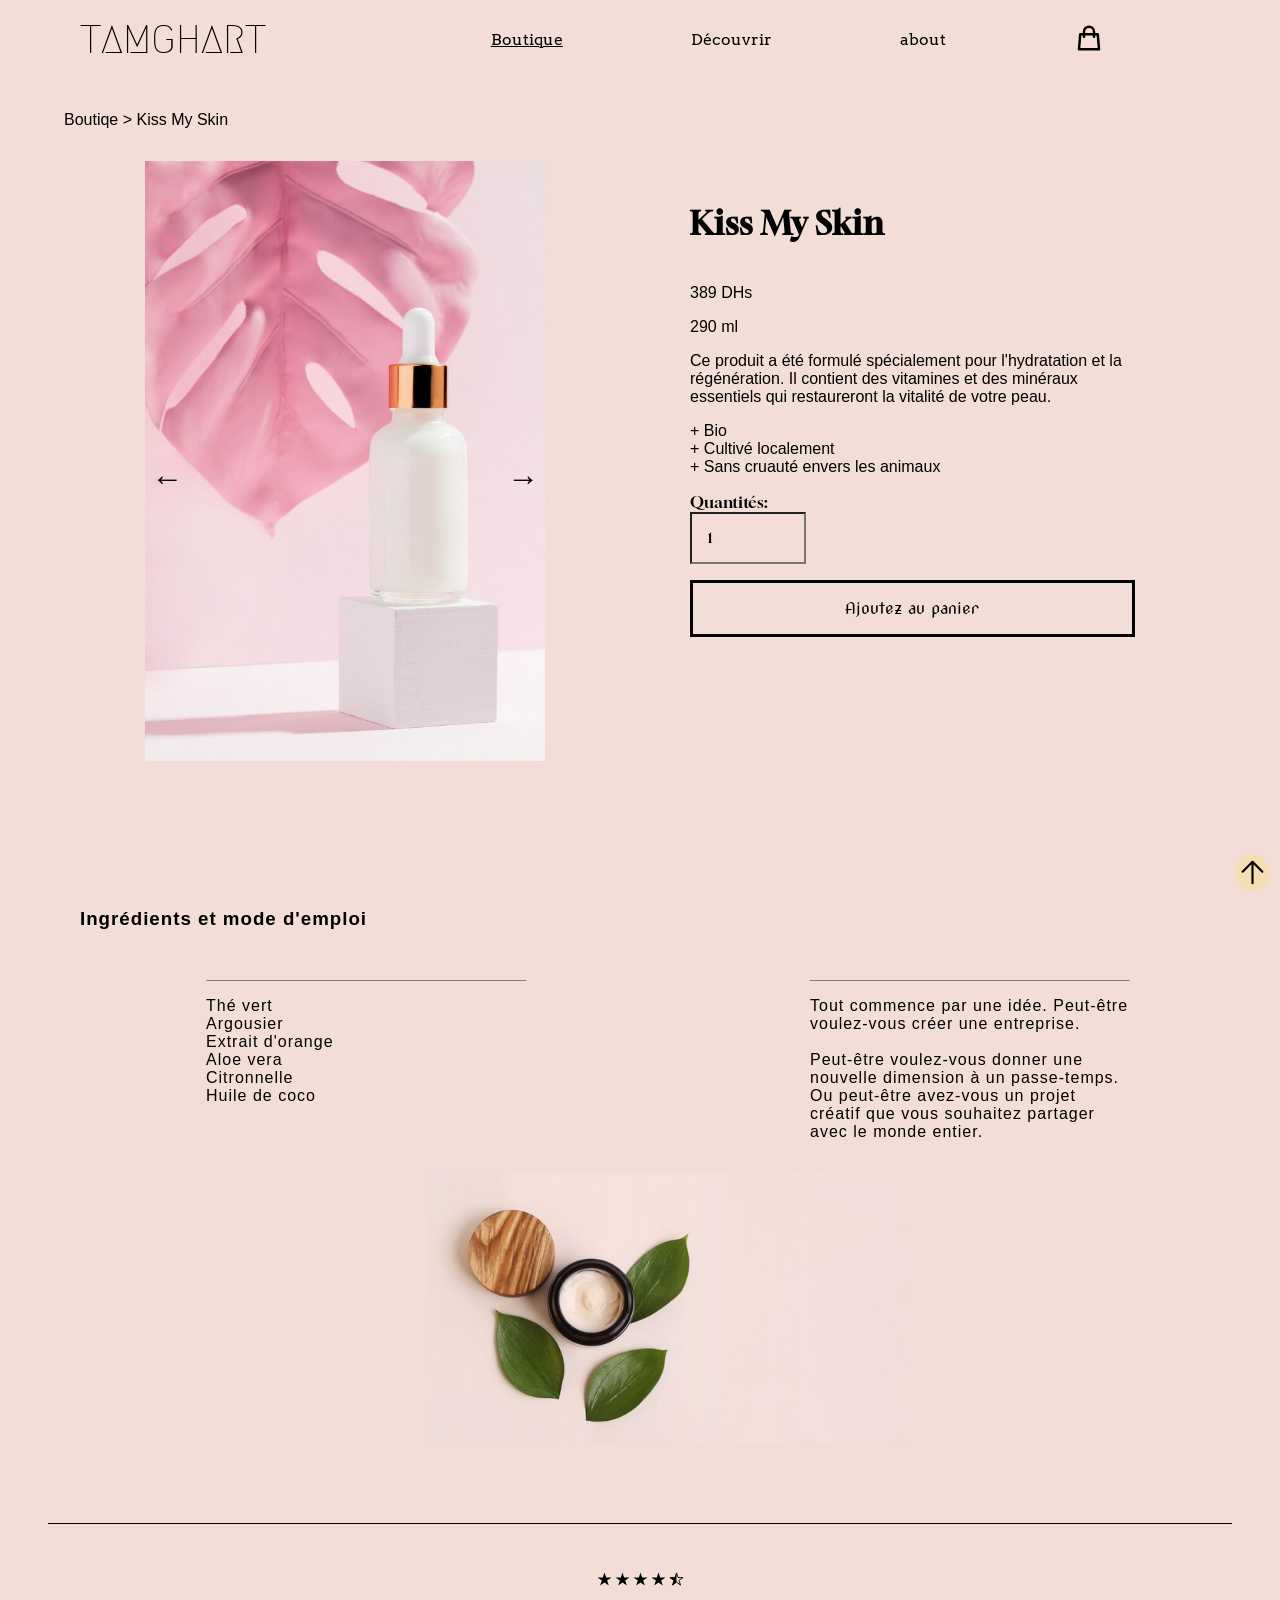
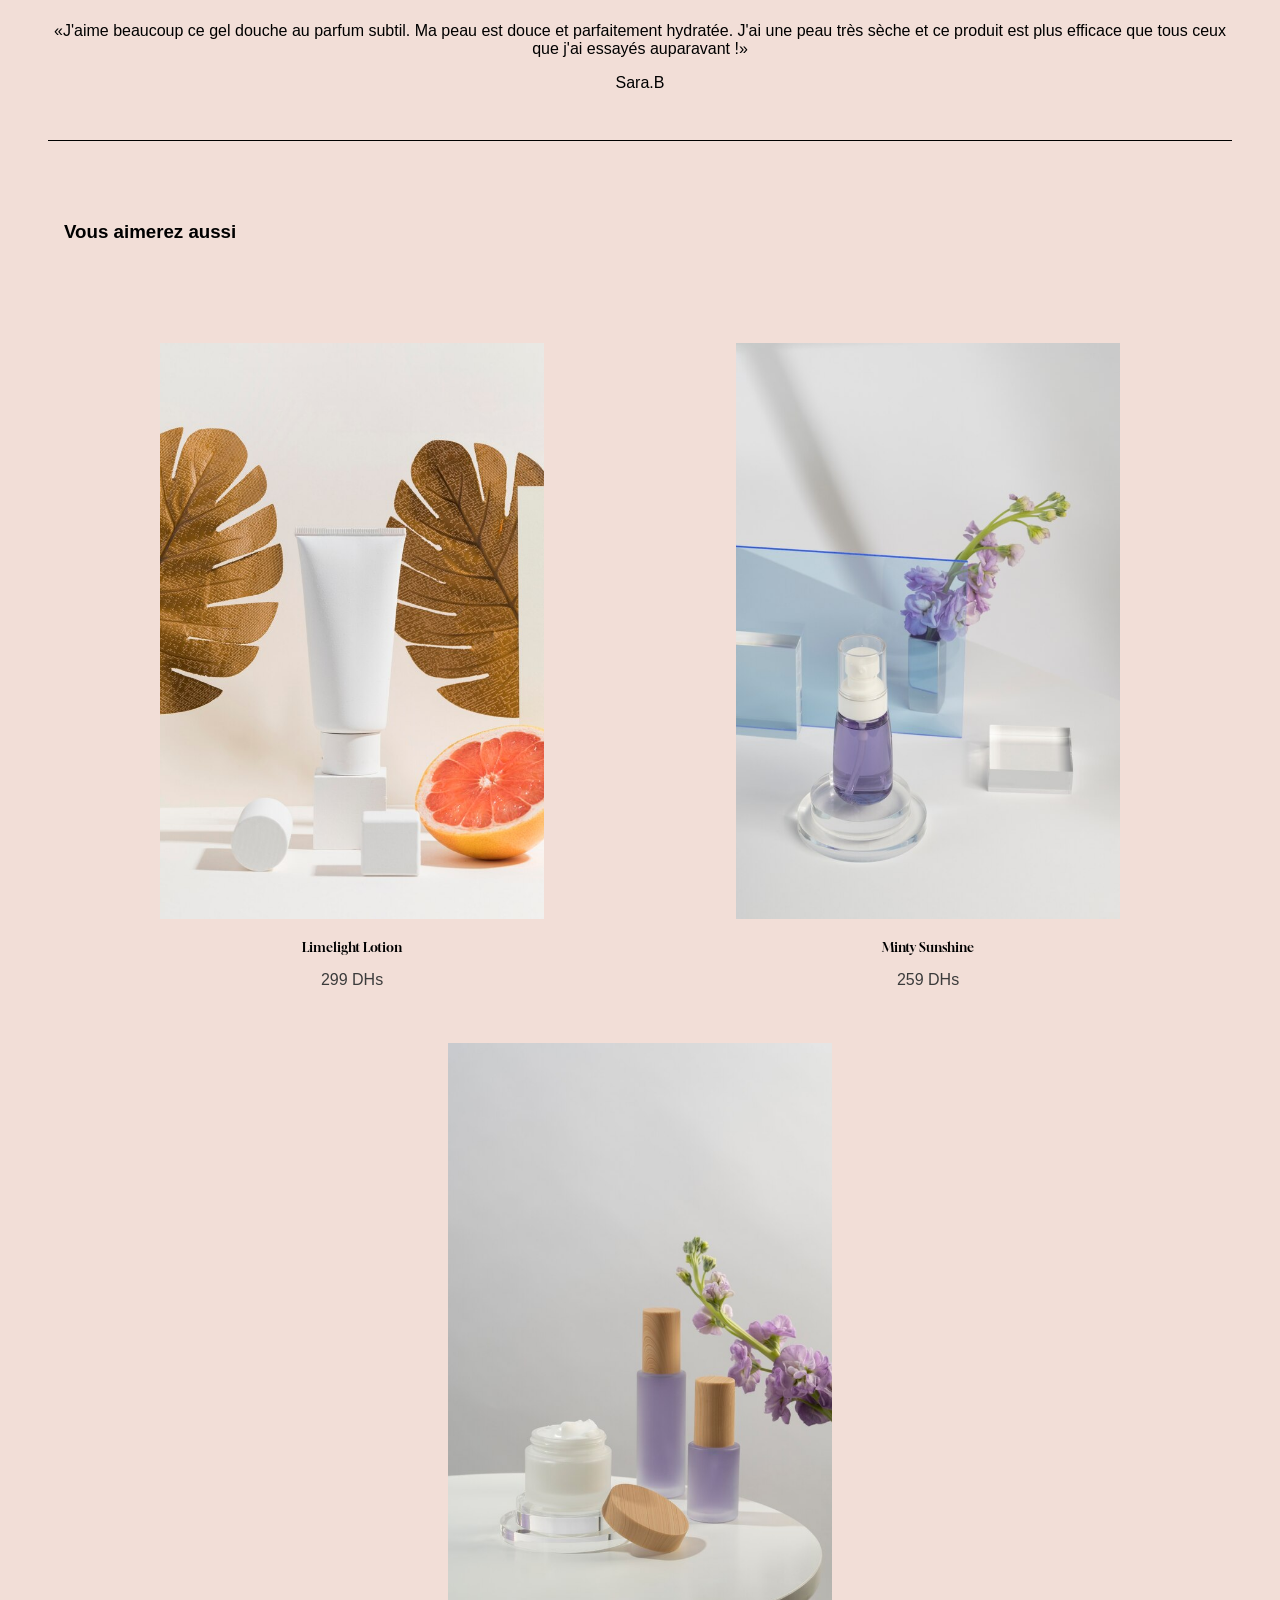
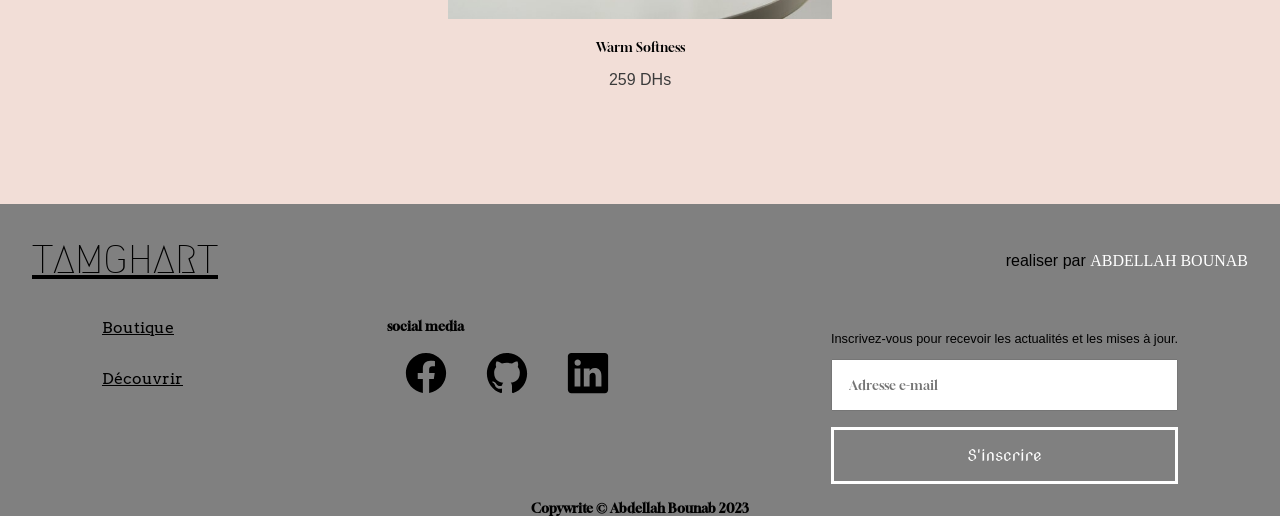
<file: srcs/requirements/bonus/static_website/tamghart/item.html>
<!DOCTYPE html>
<html lang="en">
<head>
    <meta charset="UTF-8">
    <meta http-equiv="X-UA-Compatible" content="IE=edge">
    <meta name="viewport" content="width=device-width, initial-scale=1.0">
    <!--css for header and fonts-->
    <link rel="stylesheet" href="store.css">
    <!--css for recommendation items-->
    <link rel="stylesheet" href="Boutique.css">
    <!--css for the item page-->
    <link rel="stylesheet" href="items.css">
    <title>Document</title>
</head>
<body style="margin: 0;background: #F2DED7;">
    <header class="flex" style="background: #F2DED7;">
        <a href="index.html"><div id="logo">Tamghart</div></a>
        <div class="menu">
            <a href="Boutique.html" style="text-decoration: underline solid;">Boutique</a>
            <a href="decouvrir.html">Découvrir</a>
            <a href="#footer">about</a>
            <a href="#"><svg width="30" height="30" fill="none" stroke="currentColor" stroke-linecap="round" stroke-linejoin="round" stroke-width="2" viewBox="0 0 24 24" xmlns="http://www.w3.org/2000/svg">
                <path d="M5 9h14l1 12H4L5 9Z"></path>
                <path d="M16 11V7a4 4 0 1 0-8 0v4"></path>
              </svg></a>
        </div>
    </header>
    <main>
        <p>Boutiqe > Kiss My Skin</p>
        <div class="products">
            <div class="image_collection">
                <button class="prev-button">&larr;</button>
                <img src="A1.jpg" alt="product" class="gallery-image">
                <button class="next-button">&rarr;</button>
            </div>
            <div class="description">
                <h4>Kiss My Skin</h4>
                <p class="lighter">389 DHs</p>
                <p class="lighter">290 ml</p>
                <p class="lighter">Ce produit a été formulé spécialement pour l'hydratation et la régénération. Il contient des vitamines et des minéraux essentiels qui restaureront la vitalité de votre peau.</p>
                <p class="lighter" >+ Bio<br>+ Cultivé localement<br>+ Sans cruauté envers les animaux</p>
                <label for="quantite">Quantités:</label><br>
                <input type="number" value="1" name="quantite">
                <br>
                <button>Ajoutez au panier</button>
            </div>
        </div>
        <div class="ingredients">
            <h3>Ingrédients et mode d'emploi</h3>
            <article class="reciep">
                <div class="rec"><p>Thé vert <br>Argousier <br>Extrait d'orange <br>Aloe vera <br>Citronnelle <br>Huile de coco</p></div>
                <div class="rec"><p>Tout commence par une idée. Peut-être voulez-vous créer une entreprise. <br><br>
                    Peut-être voulez-vous donner une nouvelle dimension à un passe-temps. 
                    Ou peut-être avez-vous un projet créatif que vous souhaitez partager avec le monde entier.</p></div>
                    <img src="reciep.jpg" alt="reciep">
                </article>
        </div>
        <div class="review">
            <div class="stars">
                <svg width="46" height="46" fill="currentColor" viewBox="0 0 24 24" xmlns="http://www.w3.org/2000/svg">
                    <path d="M23.25 9.53h-8.608L12 1.5 9.358 9.53H.75l7.041 4.94L5.05 22.5 12 17.524l6.951 4.976-2.747-8.03 7.046-4.94Z"></path>
                  </svg>
                  <svg width="46" height="46" fill="currentColor" viewBox="0 0 24 24" xmlns="http://www.w3.org/2000/svg">
                    <path d="M23.25 9.53h-8.608L12 1.5 9.358 9.53H.75l7.041 4.94L5.05 22.5 12 17.524l6.951 4.976-2.747-8.03 7.046-4.94Z"></path>
                  </svg>
                  <svg width="46" height="46" fill="currentColor" viewBox="0 0 24 24" xmlns="http://www.w3.org/2000/svg">
                    <path d="M23.25 9.53h-8.608L12 1.5 9.358 9.53H.75l7.041 4.94L5.05 22.5 12 17.524l6.951 4.976-2.747-8.03 7.046-4.94Z"></path>
                  </svg>
                  <svg width="46" height="46" fill="currentColor" viewBox="0 0 24 24" xmlns="http://www.w3.org/2000/svg">
                    <path d="M23.25 9.53h-8.608L12 1.5 9.358 9.53H.75l7.041 4.94L5.05 22.5 12 17.524l6.951 4.976-2.747-8.03 7.046-4.94Z"></path>
                  </svg>
                  <svg width="46" height="46" fill="none" stroke="currentColor" stroke-linejoin="round" stroke-width="1.5" viewBox="0 0 24 24" xmlns="http://www.w3.org/2000/svg">
                    <path d="M22.5 9.75h-8.063L12 2.25l-2.438 7.5H1.5l6.563 4.5-2.532 7.5L12 17.062l6.469 4.688-2.532-7.5 6.563-4.5Z"></path>
                    <path fill="currentColor" stroke="none" d="M12 2.25v14.813L5.531 21.75l2.532-7.5L1.5 9.75h8.063L12 2.25Z"></path>
                  </svg>
            </div>
            <p>«J'aime beaucoup ce gel douche au parfum subtil. Ma peau est douce et parfaitement hydratée. 
                J'ai une peau très sèche et ce produit est plus efficace que tous ceux que j'ai essayés auparavant !»</p>
                <p>Sara.B</p>
        </div>
            <div class="recommondation">
                <h3>Vous aimerez aussi</h3>
                <article class="items">
                    <div class="product" id="Corps"><a href="item.html"><img src="C1.jpg" alt=""><img src="C2.jpg" alt="" class="imghover"></a><h5>Limelight Lotion</h5><p>299 DHs</p></div>
                    <div class="product" id="Cheveaux"><a href="item.html"><img src="D1.jpg" alt=""><img src="D2.jpg" alt="" class="imghover"></a><h5>Minty Sunshine</h5><p>259 DHs</p></div>
                    <div class="product" id="complements"><a href="item.html"><img src="G1.jpg" alt=""><img src="G2.jpg" alt="" class="imghover"></a><h5>Warm Softness</h5><p>259 DHs</p></div>
                </article>
            </div>
    </main>
    <div class="goback">
        <a href="#"><svg width="35" height="35" fill="none" stroke="currentColor" stroke-linecap="round" stroke-linejoin="round" stroke-width="1.5" viewBox="0 0 24 24" xmlns="http://www.w3.org/2000/svg">
            <path d="M5.25 11.438 12 4.688l6.75 6.75"></path>
            <path d="M12 5.625v13.688"></path>
          </svg></a>
    </div>
    <footer id="footer">
        <div class="up">
            <a href="index.html" ><div class="logo">Tamghart</div></a>
            <p>realiser par <span>ABDELLAH BOUNAB</span>
            </p>
        </div>
        <div class="down">
            <div class="upmenu">
            <div class="downmenu">
                    <a href="Boutique.html">Boutique</a>
                    <a href="decouvrir.html">Découvrir</a>
            </div>
                <div class="socialmedia">
                <h5 style="margin-bottom: 1rem;">
                    social media
                </h5>
                    <a href="https://www.facebook.com/kingpharaon.AB1" target="_blank"><svg width="46" height="46" fill="currentColor" viewBox="0 0 24 24" xmlns="http://www.w3.org/2000/svg">
                        <path fill-rule="evenodd" d="M22.5 12.063c0-5.799-4.702-10.5-10.5-10.5s-10.5 4.7-10.5 10.5c0 5.24 3.84 9.584 8.86 10.373v-7.337H7.692v-3.037h2.666V9.75c0-2.63 1.568-4.085 3.966-4.085 1.15 0 2.351.205 2.351.205v2.584h-1.324c-1.304 0-1.712.81-1.712 1.64v1.97h2.912l-.465 3.036H13.64v7.337c5.02-.788 8.859-5.131 8.859-10.373Z" clip-rule="evenodd"></path>
                      </svg></a>
                     <a href="https://github.com/Abdellahbounab" target="_blank"> <svg width="46" height="46" fill="currentColor" viewBox="0 0 24 24" xmlns="http://www.w3.org/2000/svg">
                        <path d="M12 1.5C6.202 1.5 1.5 6.323 1.5 12.267c0 4.758 3.01 8.79 7.181 10.214a.82.82 0 0 0 .178.019c.39 0 .54-.286.54-.534 0-.258-.01-.933-.015-1.833a4.802 4.802 0 0 1-1.059.126c-2.02 0-2.48-1.57-2.48-1.57-.478-1.242-1.167-1.575-1.167-1.575-.914-.642-.005-.66.066-.66h.004c1.055.093 1.608 1.115 1.608 1.115.525.919 1.228 1.176 1.857 1.176a2.953 2.953 0 0 0 1.2-.28c.093-.695.365-1.168.665-1.44-2.33-.272-4.781-1.195-4.781-5.32 0-1.177.408-2.138 1.078-2.888-.108-.272-.469-1.369.103-2.85a.874.874 0 0 1 .235-.023c.38 0 1.237.145 2.653 1.13a9.76 9.76 0 0 1 5.259 0c1.416-.985 2.273-1.13 2.653-1.13a.873.873 0 0 1 .235.023c.571 1.481.21 2.578.103 2.85.67.755 1.078 1.716 1.078 2.888 0 4.134-2.456 5.043-4.796 5.31.375.333.713.99.713 1.993 0 1.439-.014 2.601-.014 2.953 0 .253.145.539.534.539a.9.9 0 0 0 .188-.019c4.176-1.425 7.181-5.46 7.181-10.214C22.5 6.323 17.798 1.5 12 1.5Z"></path>
                      </svg></a>
                      <a href="https://www.linkedin.com/in/abdellah-bounab-6a0006163/" target="_blank"><svg width="46" height="46" fill="currentColor" viewBox="0 0 24 24" xmlns="http://www.w3.org/2000/svg">
                        <path d="M20.82 1.5H3.294c-.957 0-1.794.69-1.794 1.635v17.566c0 .951.837 1.799 1.794 1.799h17.521c.963 0 1.685-.854 1.685-1.8V3.136c.006-.946-.722-1.635-1.68-1.635ZM8.01 19.005H5V9.65h3.01v9.354ZM6.61 8.228h-.022c-.963 0-1.586-.716-1.586-1.613C5.002 5.7 5.642 5 6.626 5c.984 0 1.587.695 1.608 1.614 0 .897-.624 1.613-1.625 1.613Zm12.395 10.777h-3.009V13.89c0-1.225-.438-2.063-1.526-2.063-.832 0-1.324.563-1.543 1.111-.082.197-.104.465-.104.739v5.328H9.815V9.65h3.008v1.301c.438-.623 1.122-1.52 2.713-1.52 1.975 0 3.469 1.301 3.469 4.108v5.465Z"></path>
                      </svg></a>
                </div>
                <div class="subscribe">
                    <p style="font-family: sans-serif;font-size: 0.8rem;">Inscrivez-vous pour recevoir les actualités et les mises à jour.</p>
                    <input type="email" name="email" id="email" placeholder="Adresse e-mail">
                    <button type="submit" value="email" style="color: white; border-color: white;">S'inscrire</button>
                </div>
            </div>
        </div>
        <h5 style="text-align: center;">Copywrite © Abdellah Bounab 2023</h5>
    </footer>


    <script>
        const prevButton = document.querySelector('.prev-button');
        const nextButton = document.querySelector('.next-button');
        const galleryImage = document.querySelector('.gallery-image');
        const images = ['A1.jpg', 'A2.jpg']; // Add more image URLs as needed
        let currentIndex = 0;

        function showImage(index) {
        galleryImage.src = images[index];
        }

        prevButton.addEventListener('click', () => {
        currentIndex = (currentIndex === 0) ? images.length - 1 : currentIndex - 1;
        showImage(currentIndex);
        });

        nextButton.addEventListener('click', () => {
        currentIndex = (currentIndex === images.length - 1) ? 0 : currentIndex + 1;
        showImage(currentIndex);
        });

        // Show the first image initially
        showImage(currentIndex);
    </script>
</body>
</html>
</file>
<file: srcs/requirements/bonus/static_website/tamghart/store.css>
@import url('https://fonts.googleapis.com/css2?family=Arvo&family=Gloock&family=Megrim&family=Nova+Cut&display=swap');
/*---fonts---
font-family: 'Arvo', serif;
font-family: 'Gloock', serif;
font-family: 'Megrim', cursive;   logo
font-family: 'Nova Cut', cursive;   button
*/
*{
    font-family: 'Gloock', serif;
}
h4{
    font-size: 2rem;
    max-width: 15ch;
    letter-spacing: 1px;
}
/*--first-header(.main-one)--*/


#logo,.logo{
    font-family: 'Megrim', cursive;
    font-size: 2.5rem;
    color: black;
    text-transform: uppercase;
}
.flex{
    display: flex;
}
header a{
    text-decoration: none;
    font-family: 'Arvo', serif;
}
header .menu a:hover{
    color: whitesmoke;
}
a{
    font-family: 'Arvo', serif;
    color: black;
}
header , .main-one {
    background: #ED9C61;
}
.main-one p,.main-one a{
    font-size: 2rem;
    max-width: 25ch;
    margin-top: 1rem;
    letter-spacing: 1px;
}
.motion img{
    margin-top: 2rem;
    width: 55%;
    z-index: 1;
    margin-left: 40%;
    position: relative;
}
header,.main-one .flex,.formule .flex{
    padding: 1rem;
    justify-content: space-around;
    flex-wrap: wrap;
}
.menu a{
    margin: 0 4rem;    
    color: black;
}
.menu{
    display: flex;
    margin:0 2rem;
    align-items: center;
}
.motion > h4{
    text-transform: uppercase;
    overflow: hidden;
    white-space: nowrap;
    font-size: 2rem;
    position: absolute;
    max-width: 100%;
    top:55%;
    padding-left: 8%;
    animation: slide 10s linear infinite;
}
.motion{
    position: relative;
}
@keyframes slide {
    0% {
      transform: translateX(-20%);
    }
    100% {
      transform: translateX(-80%);
    }
  }
/*--second-part(.version)-->*/
main img{
    object-fit: cover;
}

article.version{
    background-color: antiquewhite;
}
.upper{
    padding: 4rem 0;
    display: flex;
    flex-wrap: wrap;
    justify-content: space-around;
}
.upper img{
    width: 20rem;
}
.catalogue{
    display: flex;
    flex-wrap: wrap;
    justify-content: space-around;
    gap: 1rem;
}
.lower{
    display: flex;
    padding: 4rem 0;
    justify-content: space-around;
}
 /*--middle--*/
.middle{
    background: #C49F93;
}
.middle > .upper img{
    width: 50rem;
}
/*--formule--*/
.formule{
    background: #17463B;
    font-size: 2rem;
    color: #ED9C61;
}
.formule img{
    margin-left: 20%;
    margin-top: 5%;
    width: 30%;
}
.formule .flex a{
    margin: 2rem;
}
.formule p{
    max-width: 30ch;
}
/*--lower--*/
.lower{
    display: flex;
    flex-wrap: wrap-reverse;
}

/*--footer--*/
footer{
    background: gray;
    height: fit-content;
    
}
footer p{
    font-family: sans-serif;
}
footer span{
    color: white;
    font-family: serif;
}
h5{
    margin: 0;
}
.up{
    padding: 2rem;
    display: flex;
    justify-content: space-between;
    flex-wrap: wrap;
}
.downmenu{
    display: flex;
    flex-direction: column;
    gap: 2rem;
    flex-wrap: wrap;
    
}
.upmenu{
    display: flex;
    justify-content: space-around;
    flex-wrap: wrap;
}
.socialmedia a{
     margin: 0  1rem;
}
.subscribe{
    display: flex;
    flex-direction: column;
}
.subscribe input{
    padding: 1rem;
}

/*--button--*/
button{
    border: black 3px solid;
    padding: 1rem;
    background: transparent;
    font-family: 'Nova Cut', cursive;
    font-size: 1rem;
    cursor: pointer;
    margin: 1rem 0;
}

/*-buttom--*/
.buttom{
    width: 100%;
    position: relative;
}
.buttom h5{
    font-size: 5rem ;
    font-family: sans-serif;
    font-weight: lighter;
    max-width: 100%;
}
.buttom img{
    width: 100%;
}
.buttom > .abs{
    position: absolute;
    top: 1rem;
    right: 20%;
}
.buttom button{
    margin-left: 40rem;
}

@media only screen and (max-width:730px){
    .motion > h4{
        font-size: 1rem;
        max-width: 150%;
    }
    .buttom h5{
        font-size: 2rem ;
    }
    .buttom > .abs{
        position: absolute;
        top: 1rem;
        left: 20%;
    }
    .buttom button{
        margin-left: 50%;
    }
}

/*--up--*/
.goback svg{
    position: fixed;
    background: wheat;
    right:10px;
    bottom: 10px;
    border-radius: 50%;
}
</file>
<file: srcs/requirements/bonus/static_website/tamghart/Boutique.css>
/*--first div--*/
.catalogue{
    display: block;
    text-align: center;
    margin-top: 4rem;
    font-family: sans-serif;
}
.type a{
    padding: 0 1.2rem;
    border-right: 0.5px solid grey ;
    text-decoration: none;
}
.type{
    padding: 1rem 0;
}
/*--article of items--*/
.items{
    border-top: 0.5px solid grey ;
    padding: 4rem;
    margin-top:2rem ;
    display: flex;
    flex-wrap: wrap;
    text-align: center;
    justify-content: space-around;
}
.product{
    position: relative;
}
.items img{
    width: 24rem;
}
.product p{
    margin: 0 0 3rem 0;
    font-weight: lighter;
    font-family: sans-serif;
    color: rgb(59, 59, 59);
}
.product h5{
    margin: 1rem;
    font-weight: 500;
}
img.imghover{
    position: absolute;
    right: 0;
    opacity: 0;

}
img.imghover:hover{
    opacity: 1;
    cursor: pointer;
    transition: all 0.7s;
}
</file>
<file: srcs/requirements/bonus/static_website/tamghart/decouvrir.css>
#decouvrir{
    text-decoration: underline solid;
}
/*--main--*/

.categorie img{
    width: 75%;
}
.categorie{
    margin-left: 10%;
}
main article.textone{
    width: 50ch;
    font-family: sans-serif;
    letter-spacing: 1px;
    margin-bottom: 5rem;
}
.motion{
    display: flex;
    font-size: 3rem;
    gap: 8rem;
    width: 95%;
    overflow: hidden;
    white-space: nowrap;
}
.motion p{
     /* Adjust the value to determine the speed of sliding */
    animation: slide 20s linear infinite;
}
@keyframes slide {
    0% {
      transform: translateX(100%);
    }
    100% {
      transform: translateX(-100%);
    }
  }
@media only screen and (max-width:730px) {
    main .textone{
        padding: 0;
    }
    .promises{
        padding: 0;
        font-size: 0.7rem;
    }
    .motion{
        display: flex;
        gap: 3rem;
        font-size: 1rem;
    }
}
@media only screen and (min-width:730px) {
    main .textone{
        padding-left: 30rem;
        
    }
    .promises{
        padding-left: 25rem;
        font-size: 0.9rem;
    }
}
div.promises{
    font-family: sans-serif;
    letter-spacing: 1px;
    margin-bottom: 5rem;
}
.promises{
    display: flex;
    flex-wrap: wrap;
    width: 50rem;
    gap: 3rem;
}
.promises p{
    font-weight: lighter;
    
    font-family: sans-serif;
    width: 40ch;
    letter-spacing: 1px;
    padding-top: 2rem;
}
.promis{
    border-top: 1px solid black;
}
</file>
<file: srcs/requirements/bonus/static_website/tamghart/items.css>
/*--main upper--*/
main > p{
    font-weight: lighter ;
    font-family: sans-serif;
    margin: 2rem 4rem;
}
.products{
    display: flex;
    justify-content: space-evenly;
    flex-wrap: wrap;
}
.products img{
    width: 25rem;
}
.lighter{
    max-width: 50ch;
    font-weight: lighter;
    font-family: sans-serif;
}
.description button{
    width: 100%;
}
input[type="number"]{
    padding: 1rem;
    width: 5rem;
    background: transparent;
}

/*--collection des images--*/
.image_collection {
    position: relative;
    display: flex;
    align-items: center;
    justify-content: center;
  }
  
  .gallery-image {
    max-width: 100%;
    height: auto;
  }
  
  .prev-button,
  .next-button {
    position: absolute;
    top: 50%;
    transform: translateY(-50%);
    font-size: 2rem;
    background: transparent;
    border: none;
    cursor: pointer;
  }
  
  .prev-button {
    left: -10px;
  }
  
  .next-button {
    right: -10px;
  }
  

  /*--ingredints--*/

  .ingredients{
    padding-top: 5rem;
    margin: 3rem 5rem;
  }
  .reciep{
    width: 105%;
    display: flex;
    flex-wrap: wrap;
    gap: 2rem;
    justify-content: space-around;
    row-gap: 1rem;
    padding-top: 2rem;
  }
  .rec{
    border-top: 0.4px solid grey;
    max-width:30ch ;
    width: 20rem;
  }
  .rec p,.ingredients h3{
    font-family: sans-serif;
    letter-spacing: 1px;
  }
  .reciep img{
    width: 30rem;
  }

  /*--review--*/
  .review svg{
    width: 15px;
  }
  .review{
    text-align: center;
    border-top: 1px solid black;
    padding-top: 2rem;
    border-bottom: 1px solid black;
    padding-bottom: 2rem;
    margin: 5rem 3rem;
  }
  .review p{
    font-family: sans-serif;
  }
  /*--recommendation--*/
  .product{
    display: block;
    margin: 0.2rem;
  }
  .items{
    border: none;
  }
  .recommondation h3{
    margin-left: 4rem;
    font-family: sans-serif;
  }
</file>
